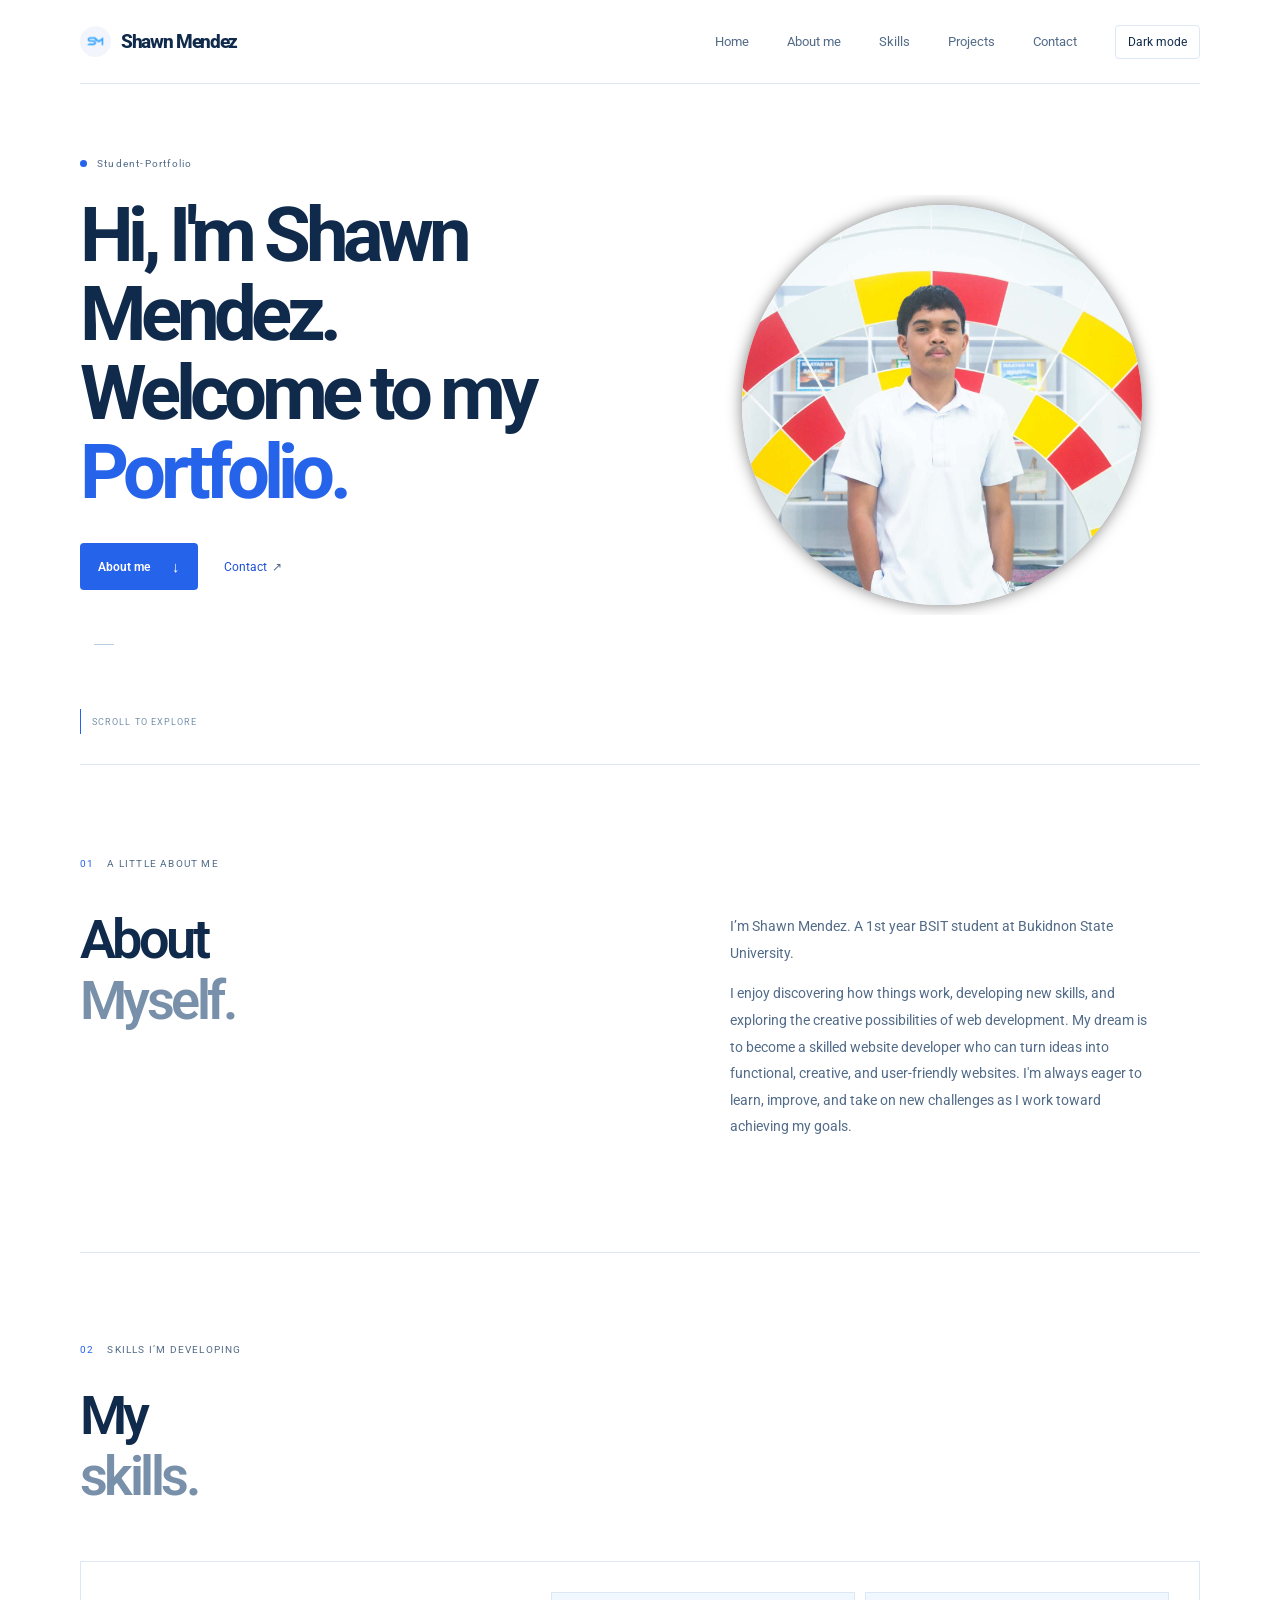
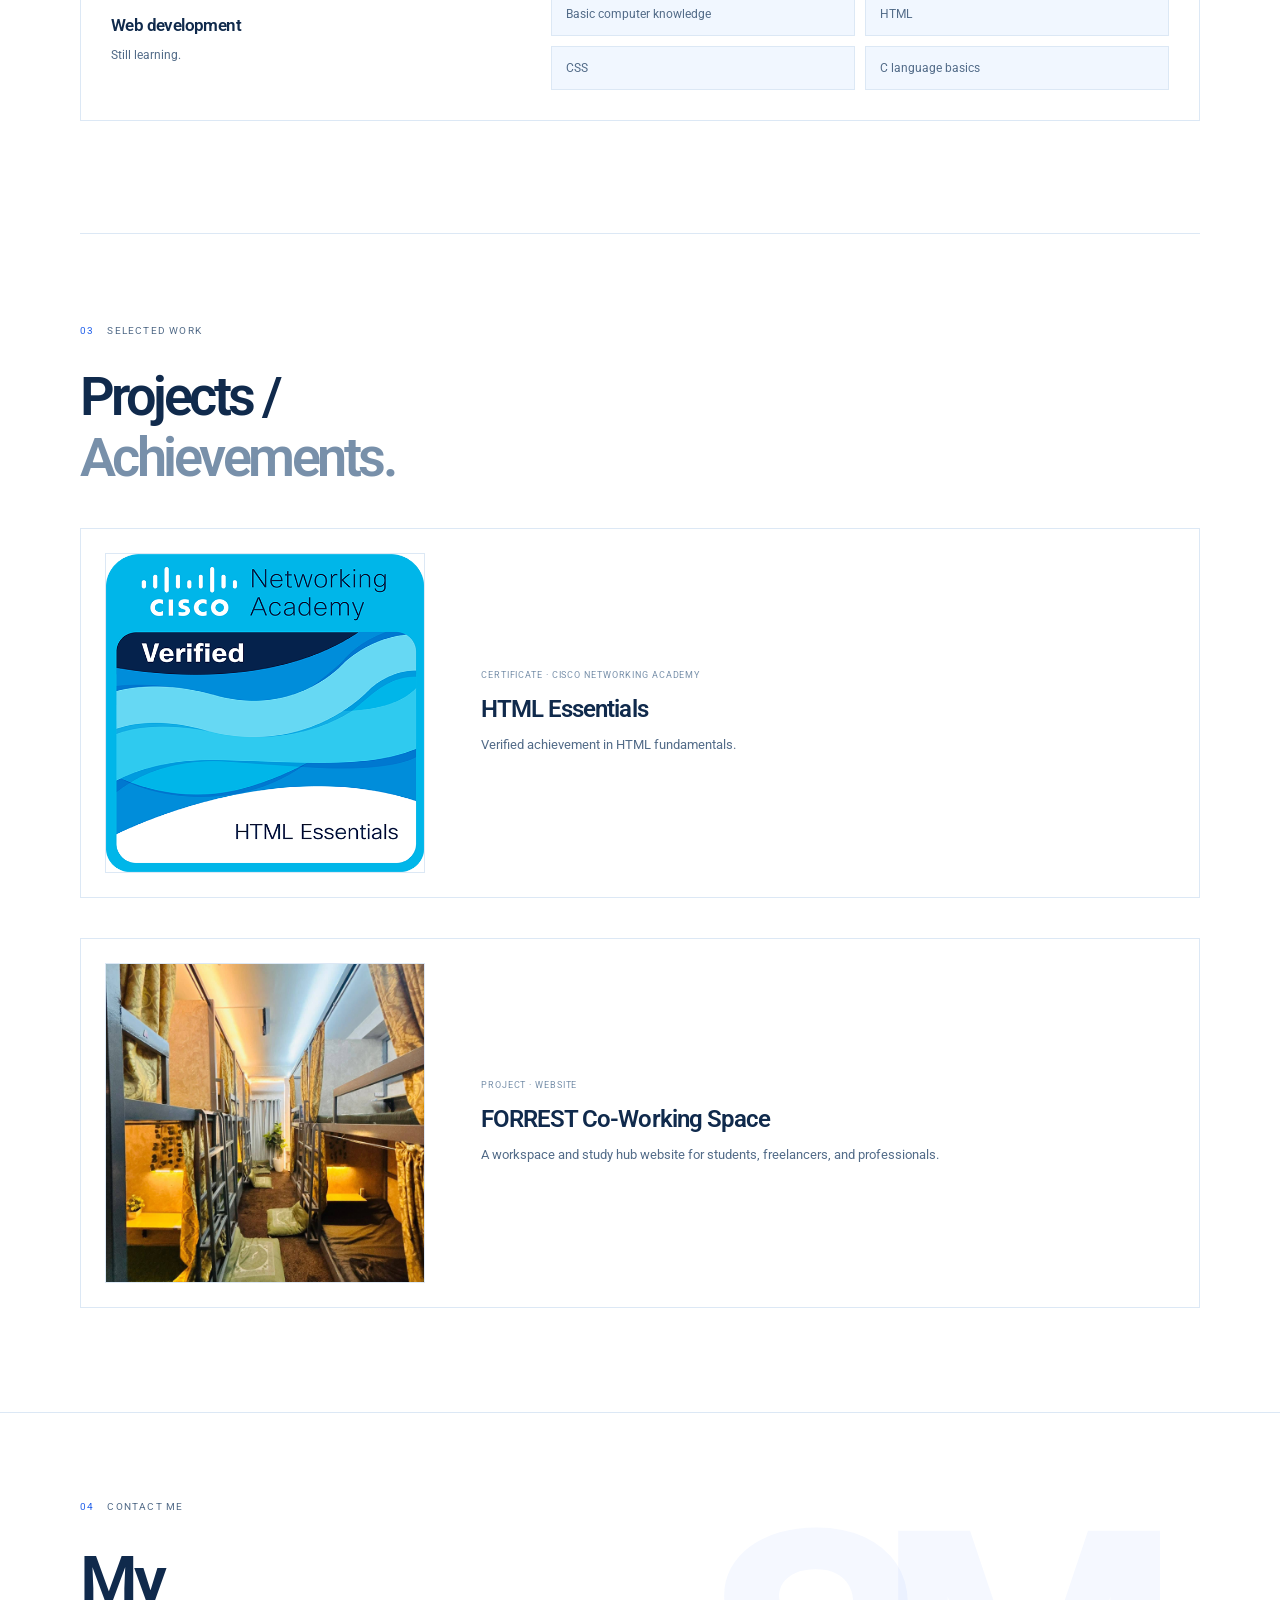
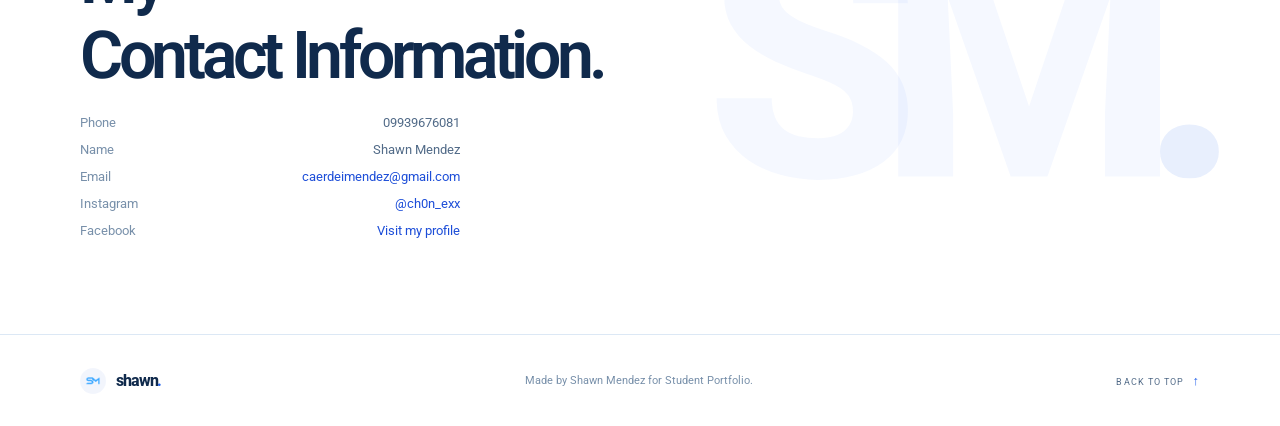
<file: index.html>
<!DOCTYPE html>
<html lang="en">
<head>
    <meta charset="UTF-8">
    <meta name="viewport" content="width=device-width, initial-scale=1.0">
    <meta name="theme-color" content="#ffffff">
    <meta name="description" content="The portfolio of Shawn Mendez, a student learning and building for the web.">
    <title>Shawn Mendez — Student &amp; Creative Developer</title>
    <link rel="icon" href="./assets/favicon.ico">
    <link rel="preconnect" href="https://fonts.googleapis.com">
    <link rel="preconnect" href="https://fonts.gstatic.com" crossorigin>
    <link href="https://fonts.googleapis.com/css2?family=Roboto:wght@400;500;600;700;800&display=swap" rel="stylesheet">
    <script>
        if (localStorage.getItem("portfolio-theme") === "dark") {
            document.documentElement.dataset.theme = "dark";          
        }
    </script>
    <link rel="stylesheet" href="style.css">
</head>
<body>
    <header class="site-header">
        <a class="brand" href="#home" aria-label="Shawn Mendez, home">
            <img src="./assets/logo.jpg" alt="" class="brand-mark">
            <span>Shawn Mendez<span class="brand-dot"></span></span>
        </a>
        <nav class="site-nav" aria-label="Main navigation">
            <a href="#home">Home</a>
            <a href="#about">About me</a>
            <a href="#skills">Skills</a>
            <a href="#projects">Projects</a>
            <a href="#contact">Contact</a>
            <button class="theme-toggle" type="button" aria-label="Switch to dark mode" aria-pressed="false">Dark mode</button>
        </nav>
    </header>

    <main>
        <section class="hero page-width" id="home">
            <div class="hero-copy">
                <p class="eyebrow"><span class="status-dot"></span> Student-Portfolio</p>
                <h1>Hi, I'm Shawn Mendez.<br>Welcome to my<br><span class="accent-text">Portfolio<span class="period">.</span></span></h1>
                <p class="hero-description"> </p>
                <div class="hero-actions">
                    <a class="button button-primary" href="#about">About me<span aria-hidden="true">↓</span></a>
                    <a class="text-link" href="#contact">Contact<span aria-hidden="true">↗</span></a>
                </div>
                <div class="hero-meta">
                    <span></span>  
                    <span class="meta-divider"></span>
                    <span></span>
                </div>
            </div>
            <div class="hero-art" aria-label="Shawn Mendez initials logo">
                <div class="art-grid"></div>
                <div class="orbit orbit-one"></div>
                <div class="orbit orbit-two"></div>
                <div class="art-glow"></div>
                <img class="hero-logo" src="image1.jpg" alt="SM initials">
                
            </div>
            <a class="scroll-cue" href="#about"><span></span> SCROLL TO EXPLORE</a>
        </section>

        <section class="about section page-width" id="about">
            <div class="section-label"><span>01</span> A LITTLE ABOUT ME</div>
            <div class="about-content">
                <h2>About<br><span class="muted-text">Myself.</span></h2>
                <div class="about-copy">
                    <p>I’m Shawn Mendez. A 1st year BSIT student at Bukidnon State University. </p>
                    <p> I enjoy discovering how things work, developing new skills, and exploring the creative possibilities of web development. My dream is to become a skilled website developer who can turn ideas into functional, creative, and user-friendly websites. I'm always eager to learn, improve, and take on new challenges as I work toward achieving my goals. </p>
                   
                </div>
            </div>
        </section>

        <section class="focus section page-width" id="skills">
            <div class="section-heading">
                <div>
                    <div class="section-label"><span>02</span> SKILLS I’M DEVELOPING</div>
                    <h2>My<br><span class="muted-text">skills.</span></h2>
                </div>
                
            </div>
            <div class="focus-grid">
                <article class="focus-card skills-card">
                    <div class="skills-card-heading">
                          <h3>Web development</h3>
                        <p>Still learning.</p>
                    </div>
                    <ul class="skills-list">
                        <li>Basic computer knowledge</li>
                        <li>HTML</li>
                        <li>CSS</li>
                        <li>C language basics</li>
                    </ul>
                </article>
            </div>
        </section>

        <section class="projects section page-width" id="projects">
            <div class="section-heading">
                <div>
                    <div class="section-label"><span>03</span> SELECTED WORK</div>
                    <h2>Projects /<br><span class="muted-text">Achievements.</span></h2>
                </div>
                 
            </div>
            <article class="achievement-card">
                <img class="achievement-image" src="./html-essentials.png" alt="Cisco Networking Academy Verified HTML Essentials certificate">
                <div class="achievement-copy">
                     <p class="achievement-label">CERTIFICATE · CISCO NETWORKING ACADEMY</p>
                    <h3>HTML Essentials</h3>
                    <p>Verified achievement in HTML fundamentals.</p>
                </div>
            </article>
            <a class="achievement-card" href="./Forrest/index.html" target="_blank" rel="noopener noreferrer" aria-label="Open the Forrest Co-Working Space project">
                <img class="achievement-image" src="./Forrest/forpic10.jpg" alt="Forrest Co-Working Space">
                <div class="achievement-copy">
                    <p class="achievement-label">PROJECT · WEBSITE</p>
                    <h3>FORREST Co-Working Space</h3>
                    <p>A workspace and study hub website for students, freelancers, and professionals.</p>
                </div>
            </a>
        </section>

        <section class="contact-section" id="contact">
            <div class="contact-inner page-width">
                <div class="section-label"><span>04</span> CONTACT ME</div>
                <h2>My<br>Contact Information.</h2>
                <ul class="contact-list">
                    <li><span>Phone</span><span>09939676081</span></li>
                    <li><span>Name</span><span>Shawn Mendez</span></li>
                    <li><span>Email</span><a href="mailto:caerdeimendez@gmail.com">caerdeimendez@gmail.com</a></li>
                    <li><span>Instagram</span><a href="https://www.instagram.com/ch0n_exx?cplk=ZWl3bm01bzJY3Vt" target="_blank" rel="noopener noreferrer">@ch0n_exx</a></li>
                    <li><span>Facebook</span><a href="https://facebook.com/profile.php?id=61590667835389" target="_blank" rel="noopener noreferrer">Visit my profile</a></li>
                </ul>
            </div>
            <div class="contact-decoration" aria-hidden="true">SM<span>.</span></div>
        </section>
    </main>

    <footer class="site-footer page-width">
        <a class="brand footer-brand" href="#home">
            <img src="./assets/logo.jpg" alt="" class="brand-mark">
            <span>shawn<span class="brand-dot">.</span></span>
        </a>
        <p>Made by Shawn Mendez for Student Portfolio.</p>
        <a class="back-top" href="#home">BACK TO TOP <span aria-hidden="true">↑</span></a>
    </footer>
    <script>
        const themeToggle = document.querySelector(".theme-toggle");
        const themeColor = document.querySelector('meta[name="theme-color"]');

        function setTheme(theme) {
            const isDark = theme === "dark";
            document.documentElement.dataset.theme = isDark ? "dark" : "light";
            themeToggle.textContent = isDark ? "Light mode" : "Dark mode";
            themeToggle.setAttribute("aria-label", `Switch to ${isDark ? "light" : "dark"} mode`);
            themeToggle.setAttribute("aria-pressed", String(isDark));
            themeColor.content = isDark ? "#080d18" : "#ffffff";
            localStorage.setItem("portfolio-theme", isDark ? "dark" : "light");
        }

        setTheme(document.documentElement.dataset.theme === "dark" ? "dark" : "light");
        themeToggle.addEventListener("click", () => {
            setTheme(document.documentElement.dataset.theme === "dark" ? "light" : "dark");
        });
    </script>
</body>
</html>
</file>
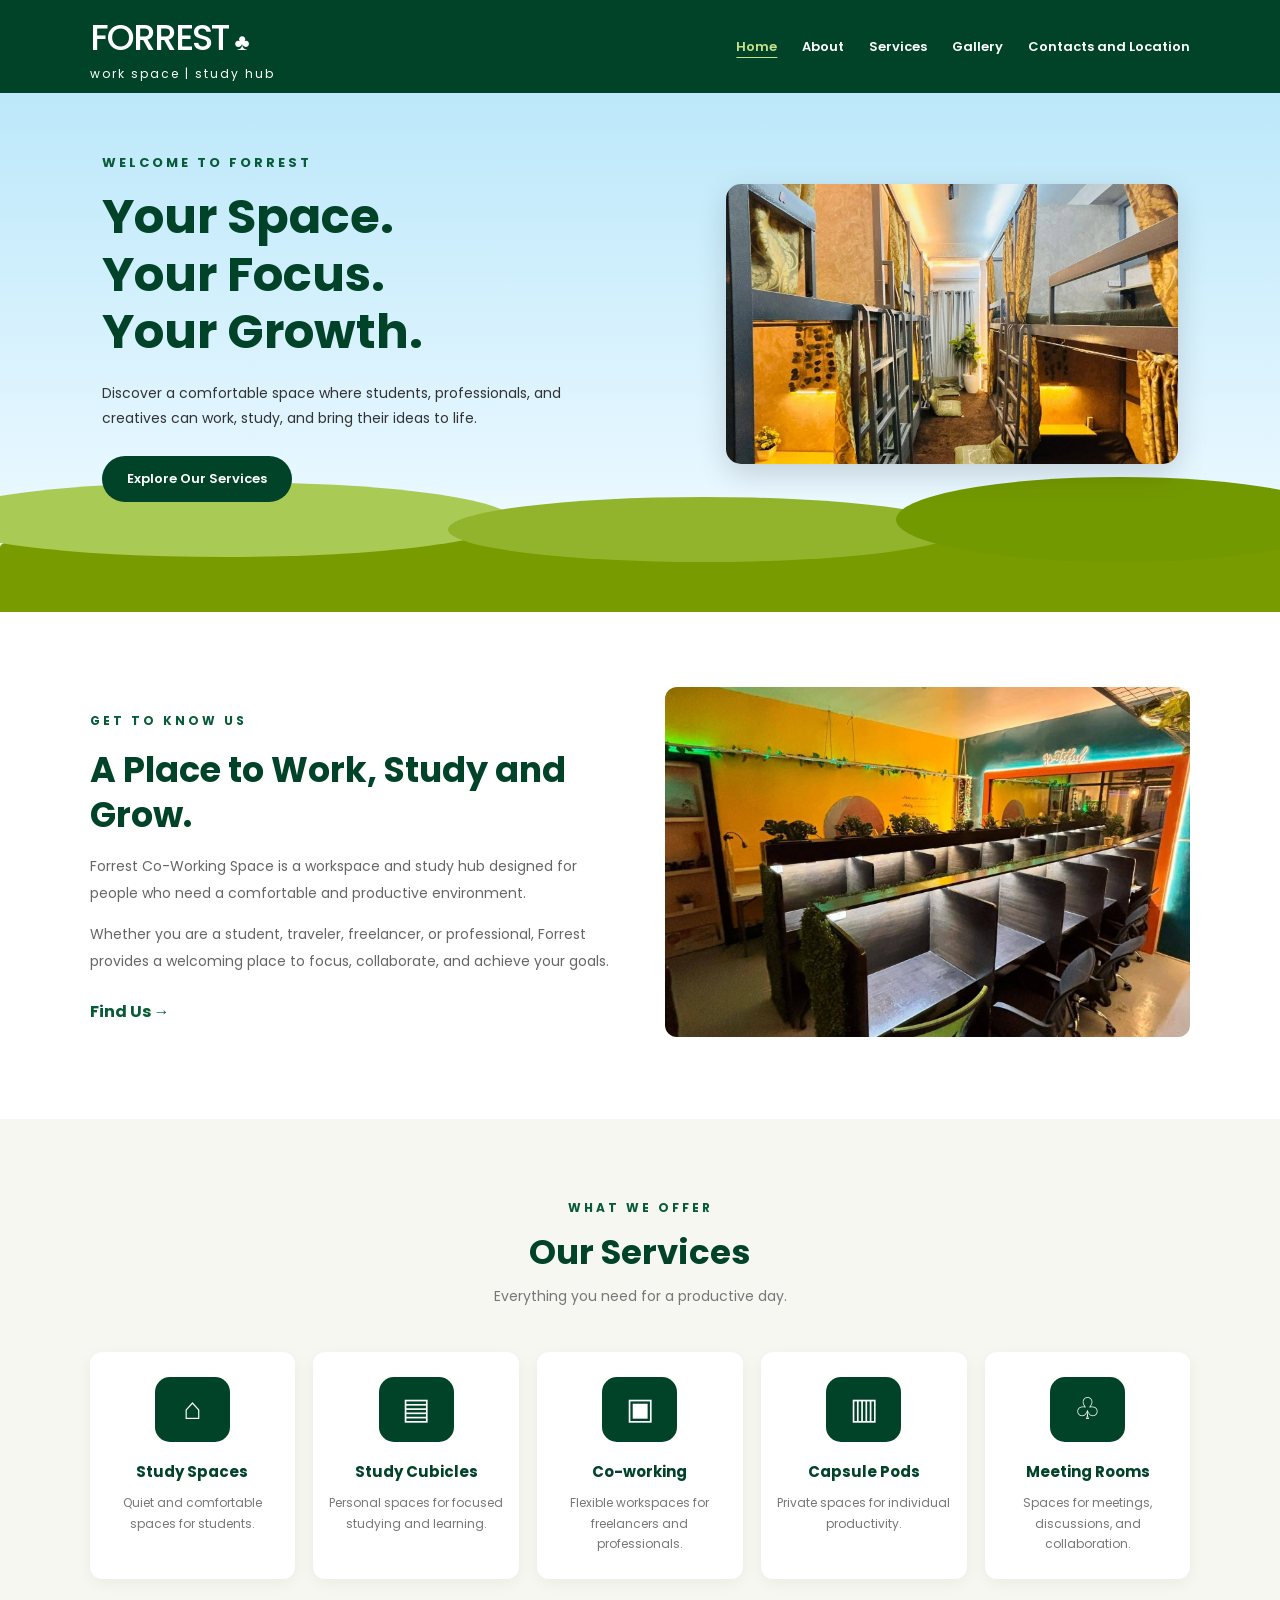
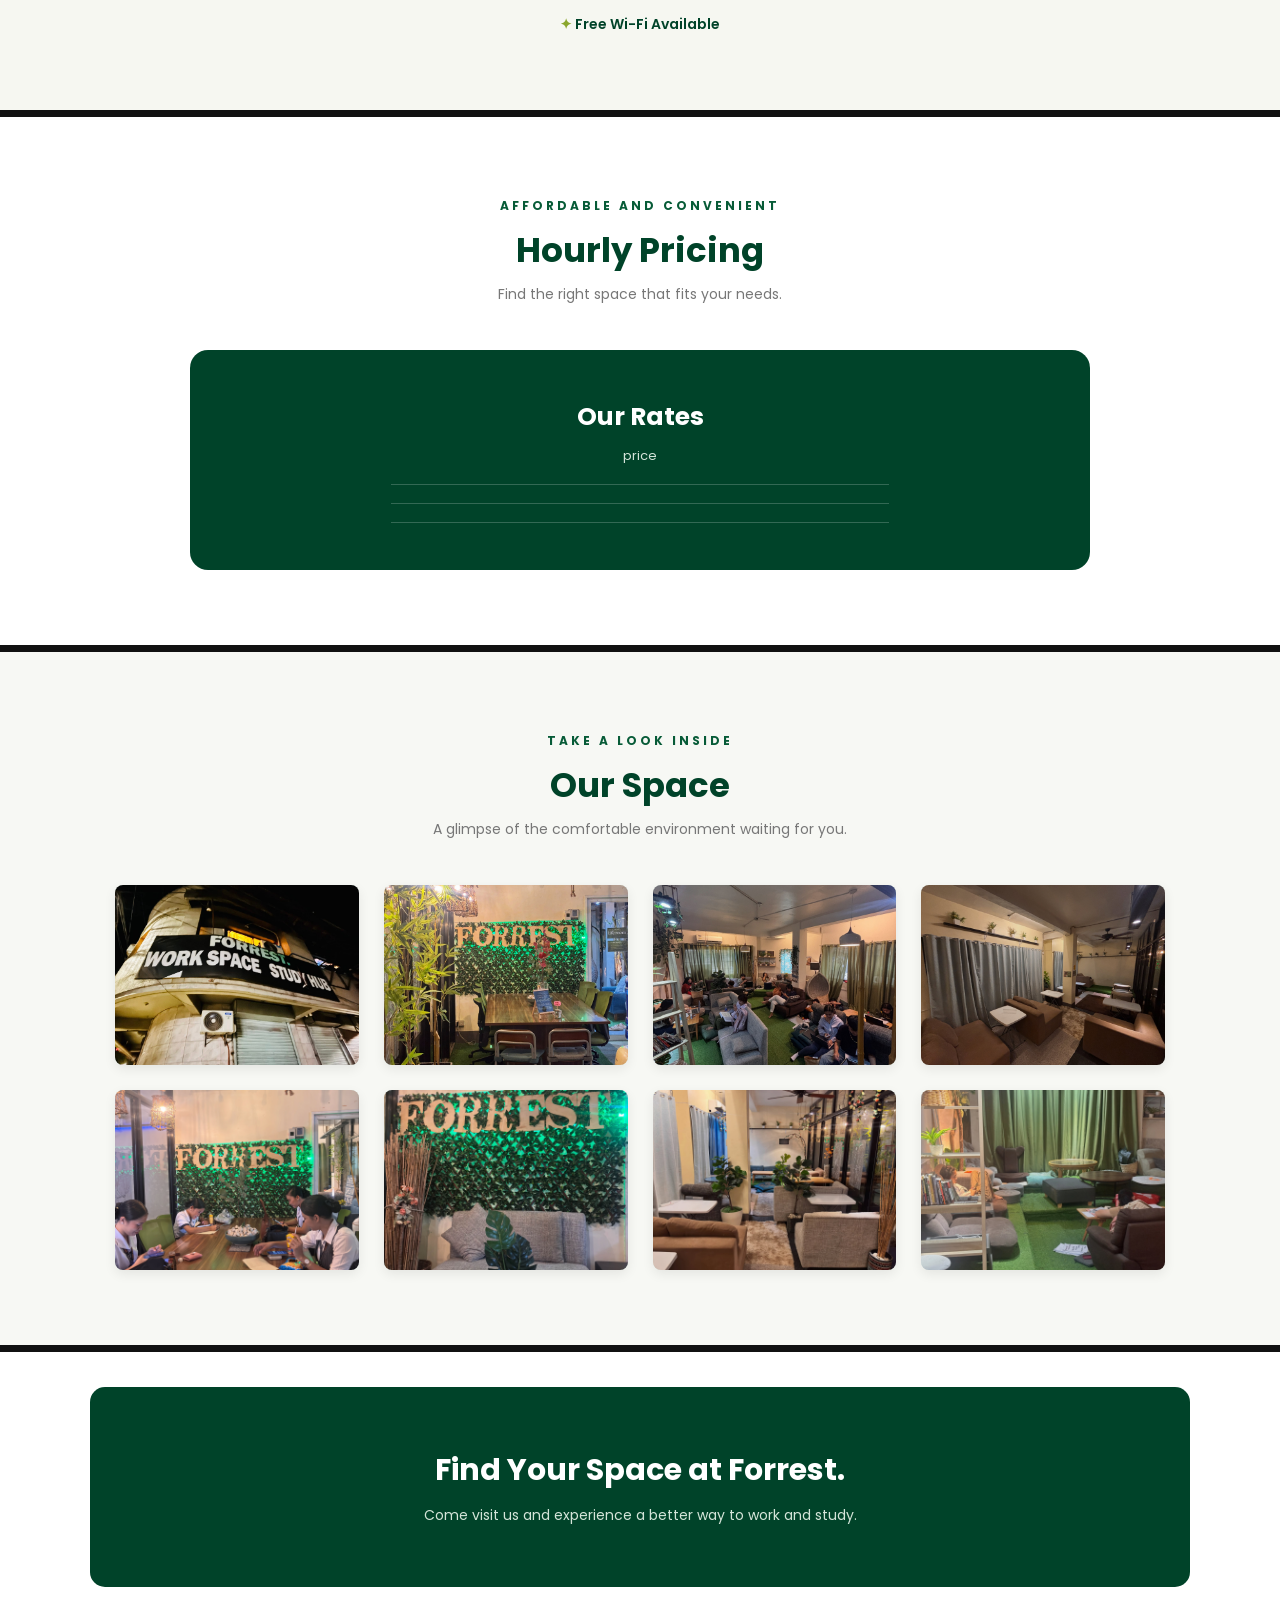
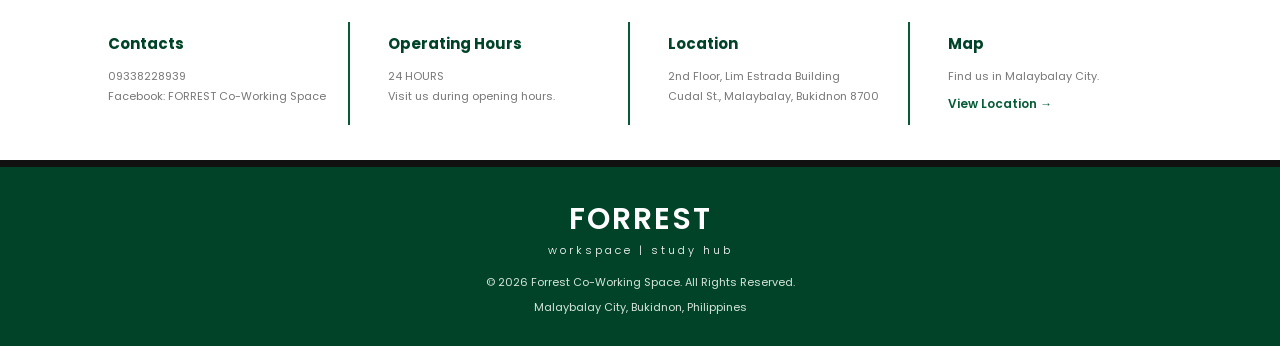
<file: Forrest/index.html>
<!DOCTYPE html>
<html lang="en">
<head>
    <meta charset="UTF-8">
    <meta name="viewport" content="width=device-width, initial-scale=1.0">
    <title>Forrest | Workspace & Study Hub</title>

    <link rel="stylesheet" href="style.css">

    <!-- Google Fonts -->
    <link href="https://fonts.googleapis.com/css2?family=Poppins:wght@300;400;500;600;700;800&display=swap" rel="stylesheet">
</head>

<body>

    <!-- HEADER / NAVIGATION -->
    <header class="header">
        <div class="logo">
            <h1>FORREST <span>♣</span></h1>
            <p>work space | study hub</p>
        </div>

        <nav class="navbar">
            <a href="#home" class="active">Home</a>
            <a href="#about">About</a>
            <a href="#services">Services</a>
            <a href="#gallery">Gallery</a>
            <a href="#contact">Contacts and Location</a>
        </nav>
    </header>


    <!-- HERO SECTION -->
    <section class="hero" id="home">

        <div class="hero-content">
            <p class="hero-label">WELCOME TO FORREST</p>

            <h2>
                Your Space.<br>
                Your Focus.<br>
                Your Growth.
            </h2>

            <p class="hero-description">
                Discover a comfortable space where students,
                professionals, and creatives can work, study,
                and bring their ideas to life.
            </p>

            <a href="#services" class="hero-button">Explore Our Services</a>
        </div>

        <div class="hero-image">
            <img src="forpic10.jpg"
                 alt="Modern co-working space">
        </div>

        <!-- Decorative landscape -->
        <div class="landscape">
            <div class="hill hill-one"></div>
            <div class="hill hill-two"></div>
            <div class="hill hill-three"></div>
        </div>

    </section>


    <!-- ABOUT SECTION -->
    <section class="about" id="about">

        <div class="about-text">
            <span class="small-heading">GET TO KNOW US</span>

            <h2>A Place to Work, Study and Grow.</h2>

            <p>
                Forrest Co-Working Space is a workspace and study hub
                designed for people who need a comfortable and
                productive environment.
            </p>

            <p>
                Whether you are a student, traveler, freelancer,
                or professional, Forrest provides a welcoming
                place to focus, collaborate, and achieve your goals.
            </p>

            <a href="#contact" class="text-link">Find Us →</a>
        </div>

        <div class="about-image">
            <img src="forpic9.jpg"
                 alt="Forrest workspace interior">
        </div>

    </section>


    <!-- SERVICES SECTION -->
    <section class="services" id="services">

        <div class="section-heading">
            <span class="small-heading">WHAT WE OFFER</span>
            <h2>Our Services</h2>
            <p>Everything you need for a productive day.</p>
        </div>

        <div class="service-container">

            <div class="service-card">
                <div class="service-icon">⌂</div>
                <h3>Study Spaces</h3>
                <p>Quiet and comfortable spaces for students.</p>
            </div>

            <div class="service-card">
                <div class="service-icon">▤</div>
                <h3>Study Cubicles</h3>
                <p>Personal spaces for focused studying and learning.</p>
            </div>

            <div class="service-card">
                <div class="service-icon">▣</div>
                <h3>Co-working</h3>
                <p>Flexible workspaces for freelancers and professionals.</p>
            </div>

            <div class="service-card">
                <div class="service-icon">▥</div>
                <h3>Capsule Pods</h3>
                <p>Private spaces for individual productivity.</p>
            </div>

            <div class="service-card">
                <div class="service-icon">♧</div>
                <h3>Meeting Rooms</h3>
                <p>Spaces for meetings, discussions, and collaboration.</p>
            </div>

        </div>

        <div class="wifi-note">
            <span>✦</span> Free Wi-Fi Available
        </div>

    </section>


    <!-- PRICING SECTION -->
    <section class="pricing" id="pricing">

        <div class="section-heading">
            <span class="small-heading">AFFORDABLE AND CONVENIENT</span>
            <h2>Hourly Pricing</h2>
            <p>Find the right space that fits your needs.</p>
        </div>

        <div class="pricing-container">

            <div class="pricing-placeholder">
                <h3>Our Rates</h3>
                <p>price</p>

                <div class="price-line"></div>
                <div class="price-line"></div>
                <div class="price-line"></div>
            </div>

        </div>

    </section>


    <!-- GALLERY SECTION -->
    <section class="gallery" id="gallery">

        <div class="section-heading">
            <span class="small-heading">TAKE A LOOK INSIDE</span>
            <h2>Our Space</h2>
            <p>A glimpse of the comfortable environment waiting for you.</p>
        </div>

        <div class="gallery-container">

            <div class="gallery-item">
                <img src="forpic6.jpg" alt="Workspace 1">
            </div>

            <div class="gallery-item">
                <img src="forpic5.jpg" alt="Workspace 2">
            </div>

            <div class="gallery-item">
                <img src="forpic4.jpg" alt="Workspace 3">
            </div>

            <div class="gallery-item">
                <img src="forpic3.jpg" alt="Workspace 4">
            </div>

            <div class="gallery-item">
                <img src="forpic2.jpg" alt="Workspace 5">
            </div>

            <div class="gallery-item">
                <img src="forpic1.jpg" alt="Workspace 6">
            </div>

            <div class="gallery-item">
                <img src="forpic7.jpg" alt="Workspace 7">
            </div>

            <div class="gallery-item">
                <img src="forpic8.jpg" alt="Workspace 8">
            </div>

        </div>

    </section>


    <!-- CONTACT SECTION -->
    <section class="contact" id="contact">

        <div class="contact-banner">
            <h2>Find Your Space at Forrest.</h2>
            <p>Come visit us and experience a better way to work and study.</p>
        </div>

        <div class="contact-container">

            <div class="contact-item">
                <h3>Contacts</h3>
                <p>09338228939</p>
                <p>Facebook: FORREST Co-Working Space</p>
            </div>

            <div class="contact-item">
                <h3>Operating Hours</h3>
                <p>24 HOURS</p>
                <p>Visit us during opening hours.</p>
            </div>

            <div class="contact-item">
                <h3>Location</h3>
                <p>2nd Floor, Lim Estrada Building</p>
                <p>Cudal St., Malaybalay, Bukidnon 8700</p>
            </div>

            <div class="contact-item">
                <h3>Map</h3>
                <p>Find us in Malaybalay City.</p>
                <a href="https://www.google.com/maps/search/?api=1&query=Lim+Estrada+Building+Cudal+Street+Malaybalay+Bukidnon"
                   target="_blank">View Location →</a>
            </div>

        </div>

    </section>


    <!-- FOOTER -->
    <footer class="footer">

        <div class="footer-logo">
            FORREST
            <p>workspace | study hub</p>
        </div>

        <p>© 2026 Forrest Co-Working Space. All Rights Reserved.</p>

        <p>Malaybalay City, Bukidnon, Philippines</p>

    </footer>

</body>
</html>
</file>
<file: style.css>
:root {
    color-scheme: light;
    --background: #ffffff;
    --text: #102a4c;
    --muted: #526b88;
    --subtle: #7890aa;
    --line: #dce8f5;
    --button-background: #2563eb;
    --button-hover: #1d4ed8;
    --button-text: #fff;
    --link-text: #1d4ed8;
    --divider: #b8cce3;
    --icon-background: #f1f7ff;
    --icon-border: #c9dcf2;
    --card-hover: #60a5fa;
    --decoration: rgba(37, 99, 235, 0.045);
    --decoration-accent: rgba(37, 99, 235, 0.1);
    --accent: #2563eb;
    --mono: "Roboto", sans-serif;
    --sans: "Roboto", sans-serif;
    --display: "Roboto", sans-serif;
}

:root[data-theme="dark"] {
    color-scheme: dark;
    --background: #080d18;
    --text: #f3f6fc;
    --muted: #a7b2c5;
    --subtle: #77849a;
    --line: #202c40;
    --button-background: #2563eb;
    --button-hover: #3b82f6;
    --button-text: #fff;
    --link-text: #dbeafe;
    --divider: #35445c;
    --icon-background: #111c30;
    --icon-border: #2b4267;
    --card-hover: #3b82f6;
    --decoration: rgba(147, 181, 255, 0.045);
    --decoration-accent: rgba(96, 165, 250, 0.12);
    --accent: #60a5fa;
}

* {
    margin: 0;
    padding: 0;
    box-sizing: border-box;
}

html {
    scroll-behavior: smooth;
    scroll-padding-top: 88px;
}

body {
    min-width: 320px;
    background: var(--background);
    color: var(--text);
    font-family: var(--sans);
    -webkit-font-smoothing: antialiased;
}

a {
    color: inherit;
    text-decoration: none;
}

a:focus-visible {
    outline: 2px solid var(--text);
    outline-offset: 5px;
}

.page-width,
.site-header {
    width: min(1120px, calc(100% - 96px));
    margin-inline: auto;
}

.site-header {
    position: sticky;
    top: 0;
    z-index: 10;
    height: 84px;
    display: flex;
    align-items: center;
    justify-content: space-between;
    background: var(--background);
    border-bottom: 1px solid var(--line);
}

.brand {
    display: inline-flex;
    align-items: center;
    gap: 10px;
    font-family: var(--display);
    font-size: 19px;
    font-weight: 800;
    letter-spacing: -0.07em;
}

.brand-mark {
    width: 31px;
    height: 31px;
    border-radius: 50%;
    object-fit: cover;
    filter: invert(1) hue-rotate(180deg);
}

.brand-dot,
.period {
    color: var(--accent);
}

.site-nav {
    display: flex;
    align-items: center;
    gap: 38px;
    color: var(--muted);
    font-size: 13px;
}

.theme-toggle {
    padding: 9px 12px;
    border: 1px solid var(--line);
    border-radius: 4px;
    background: transparent;
    color: var(--text);
    font: inherit;
    font-size: 12px;
    cursor: pointer;
    white-space: nowrap;
}

.theme-toggle:hover {
    background: var(--icon-background);
}

.theme-toggle:focus-visible {
    outline: 2px solid var(--text);
    outline-offset: 3px;
}

.site-nav a,
.text-link,
.inline-link,
.back-top {
    transition: color 180ms ease;
}

.site-nav a:hover,
.text-link:hover,
.inline-link:hover,
.back-top:hover {
    color: var(--text);
}

.text-link span,
.inline-link span {
    margin-left: 5px;
    color: var(--muted);
}

.hero {
    min-height: 646px;
    position: relative;
    display: grid;
    grid-template-columns: 1.08fr 0.92fr;
    align-items: center;
    padding-block: 74px 112px;
}

.hero-copy {
    position: relative;
    z-index: 1;
    padding-bottom: 7px;
}

.eyebrow,
.section-label,
.hero-meta,
.art-caption,
.art-index,
.scroll-cue,
.card-number,
.card-tag,
.back-top {
    font-family: var(--mono);
    font-size: 10px;
    letter-spacing: 0.12em;
}

.eyebrow {
    display: flex;
    align-items: center;
    gap: 10px;
    margin-bottom: 27px;
    color: var(--muted);
}

.status-dot {
    width: 7px;
    height: 7px;
    border-radius: 50%;
    background: var(--accent);
}

h1,
h2,
h3 {
    font-family: var(--display);
}

.hero h1 {
    font-size: clamp(52px, 6vw, 76px);
    font-weight: 700;
    line-height: 1.04;
    letter-spacing: -0.075em;
}

.accent-text {
    color: var(--accent);
}

.hero-description {
    max-width: 430px;
    margin-top: 25px;
    color: var(--muted);
    font-size: 15px;
    line-height: 1.85;
}

.hero-actions {
    display: flex;
    align-items: center;
    gap: 26px;
    margin-top: 31px;
}

.button {
    display: inline-flex;
    align-items: center;
    justify-content: center;
    gap: 22px;
    min-height: 47px;
    padding: 0 18px;
    border-radius: 4px;
    font-size: 12px;
    font-weight: 600;
    transition: transform 180ms ease, background 180ms ease;
}

.button:hover {
    transform: translateY(-2px);
}

.button-primary {
    background: var(--button-background);
    color: var(--button-text);
}

.button-primary:hover {
    background: var(--button-hover);
}

.button span {
    font-size: 15px;
}

.text-link,
.inline-link {
    color: var(--link-text);
    font-size: 12px;
}

.hero-meta {
    display: flex;
    align-items: center;
    gap: 14px;
    margin-top: 54px;
    color: var(--subtle);
    font-size: 9px;
}

.meta-divider {
    width: 20px;
    height: 1px;
    background: var(--divider);
}

.hero-art {
    min-height: 420px;
    position: relative;
    display: grid;
    place-items: center;
    overflow: hidden;
}

.art-grid {
    display: none;
    position: absolute;
    inset: 30px 0;
    opacity: 0.2;
    background-image: linear-gradient(rgba(0, 0, 0, 0.08) 1px, transparent 1px), linear-gradient(90deg, rgba(0, 0, 0, 0.08) 1px, transparent 1px);
    background-size: 36px 36px;
    mask-image: radial-gradient(ellipse at center, black 10%, transparent 72%);
}

.art-glow {
    display: none;
    width: 240px;
    height: 240px;
    position: absolute;
    border-radius: 50%;
    background: rgba(0, 0, 0, 0.07);
    filter: blur(90px);
}

.hero-logo {
    width: min(100%, 400px);
    position: relative;
    z-index: 1;
    border-radius: 50%;
  
    box-shadow: 0 0px 15px rgba(0, 0, 0, 0.5);
}

:root[data-theme="dark"] .brand-mark {
    filter: none;
}

.orbit {
    position: absolute;
    border: 1px solid rgba(0, 0, 0, 0.1);
    border-radius: 50%;
}

.orbit-one {
    width: 375px;
    height: 375px;
}

.orbit {
    display: none;
}

.art-caption {
    position: absolute;
    right: 4px;
    bottom: 24px;
    display: flex;
    align-items: center;
    gap: 10px;
    color: var(--muted);
    font-size: 9px;
}

.caption-line {
    width: 23px;
    height: 1px;
    background: var(--accent);
}

.art-index {
    position: absolute;
    bottom: 24px;
    left: 3px;
    color: var(--subtle);
}

.scroll-cue {
    position: absolute;
    bottom: 30px;
    left: 0;
    display: flex;
    align-items: center;
    gap: 11px;
    color: var(--subtle);
    font-size: 9px;
}

.scroll-cue span {
    width: 1px;
    height: 25px;
    background: var(--accent);
}

.section {
    border-top: 1px solid var(--line);
}

.about {
    padding-block: 93px 112px;
}

.section-label {
    display: flex;
    align-items: center;
    gap: 13px;
    color: var(--muted);
}

.section-label > span {
    color: var(--accent);
}

.about-content {
    display: grid;
    grid-template-columns: 1.1fr 0.9fr;
    gap: 75px;
    margin-top: 40px;
}

.about h2,
.section-heading h2,
.contact-inner h2 {
    font-size: clamp(38px, 4.4vw, 54px);
    font-weight: 600;
    line-height: 1.13;
    letter-spacing: -0.065em;
}

.muted-text {
    color: var(--subtle);
}

.about-copy {
    max-width: 430px;
    padding-top: 4px;
}

.about-copy p,
.section-note,
.contact-inner > p {
    color: var(--muted);
    font-size: 14px;
    line-height: 1.9;
}

.about-copy p + p {
    margin-top: 14px;
}

.inline-link {
    display: inline-block;
    margin-top: 24px;
    color: var(--link-text);
}

.focus {
    padding-block: 91px 112px;
}

.projects {
    padding-block: 91px 104px;
}

.achievement-card {
    display: grid;
    grid-template-columns: minmax(0, 320px) 1fr;
    align-items: center;
    gap: 32px;
    margin-top: 40px;
    padding: 24px;
    border: 1px solid var(--line);
    background: var(--background);
    color: inherit;
    text-decoration: none;
    transition: border-color 180ms ease, transform 180ms ease;
}

a.achievement-card:hover {
    border-color: var(--accent);
    transform: translateY(-4px);
}

.achievement-image {
    display: block;
    width: 100%;
    border: 1px solid var(--line);
}

.achievement-copy {
    position: relative;
    padding: 24px;
}

.achievement-label {
    margin-bottom: 15px;
    color: var(--subtle);
    font-family: var(--mono);
    font-size: 9px;
    letter-spacing: 0.1em;
}

.achievement-copy h3 {
    margin-bottom: 10px;
    font-size: 24px;
    font-weight: 600;
    letter-spacing: -0.04em;
}

.achievement-copy > p:last-child {
    color: var(--muted);
    font-size: 13px;
    line-height: 1.8;
}

.section-heading {
    display: flex;
    align-items: flex-end;
    justify-content: space-between;
    gap: 32px;
}

.section-heading h2 {
    margin-top: 30px;
}

.section-note {
    max-width: 315px;
    padding-bottom: 5px;
}

.focus-grid {
    display: grid;
    grid-template-columns: 1fr;
    gap: 15px;
    margin-top: 54px;
}

.focus-card {
    min-height: 254px;
    position: relative;
    padding: 25px 24px 23px;
    border: 1px solid var(--line);
    background: var(--background);
    transition: border-color 180ms ease, transform 180ms ease;
}

.skills-card {
    min-height: 0;
    display: grid;
    grid-template-columns: minmax(180px, 0.8fr) 1.2fr;
    align-items: center;
    gap: 28px;
    padding: 30px;
}

.focus-card:hover {
    transform: translateY(-4px);
    border-color: var(--card-hover);
}

.card-number {
    position: absolute;
    top: 26px;
    right: 24px;
    color: var(--subtle);
}

.card-icon {
    width: 37px;
    height: 37px;
    display: grid;
    place-items: center;
    margin-bottom: 28px;
    border: 1px solid var(--icon-border);
    border-radius: 5px;
    color: var(--text);
    background: var(--icon-background);
    font-family: var(--mono);
    font-size: 15px;
}

.design-icon {
    font-size: 21px;
}

.growth-icon {
    font-size: 21px;
}

.focus-card h3 {
    margin-bottom: 10px;
    font-size: 17px;
    font-weight: 600;
    letter-spacing: -0.035em;
}

.skills-card-heading p {
    color: var(--muted);
    font-size: 12px;
    line-height: 1.8;
}

.skills-list {
    display: grid;
    grid-template-columns: repeat(2, minmax(0, 1fr));
    gap: 10px;
    margin: 0;
    padding: 0;
    list-style: none;
    color: var(--muted);
    font-size: 12px;
}

.skills-list li {
    padding: 12px 14px;
    border: 1px solid var(--line);
    background: var(--icon-background);
    line-height: 1.5;
}

.skills-list li::marker {
    color: var(--accent);
}

.focus-card p {
    max-width: 280px;
    color: var(--muted);
    font-size: 12px;
    line-height: 1.8;
}

.card-tag {
    display: inline-block;
    margin-top: 21px;
    color: var(--subtle);
    font-size: 8px;
}

.contact-section {
    position: relative;
    overflow: hidden;
    border-top: 1px solid var(--line);
    border-bottom: 1px solid var(--line);
    background: var(--background);
}

.contact-inner {
    position: relative;
    z-index: 1;
    padding-block: 88px 96px;
}

.contact-inner h2 {
    margin-top: 32px;
    font-size: clamp(46px, 5.3vw, 66px);
}

.contact-inner > p {
    max-width: 415px;
    margin-top: 18px;
}

.contact-list {
    display: grid;
    gap: 12px;
    max-width: 380px;
    margin-top: 22px;
    padding: 0;
    list-style: none;
}

.contact-list li {
    display: flex;
    justify-content: space-between;
    gap: 20px;
    color: var(--muted);
    font-size: 13px;
}

.contact-list li > span:first-child {
    color: var(--subtle);
}

.contact-list a {
    color: var(--link-text);
}

.contact-list a:hover {
    color: var(--text);
}

.contact-inner .button {
    margin-top: 27px;
}

.contact-decoration {
    position: absolute;
    top: 47%;
    right: max(calc((100vw - 1120px) / 2), 48px);
    transform: translateY(-50%);
    color: var(--decoration);
    font-family: var(--display);
    font-size: clamp(180px, 27vw, 360px);
    font-weight: 800;
    letter-spacing: -0.12em;
    user-select: none;
}

.contact-decoration span {
    color: var(--decoration-accent);
}

.site-footer {
    min-height: 91px;
    display: flex;
    align-items: center;
    justify-content: space-between;
    gap: 20px;
}

.footer-brand {
    font-size: 16px;
}

.footer-brand .brand-mark {
    width: 26px;
    height: 26px;
}

.site-footer p {
    color: var(--subtle);
    font-size: 11px;
}

.back-top {
    color: var(--muted);
    font-size: 9px;
}

.back-top span {
    margin-left: 5px;
    color: var(--accent);
    font-size: 13px;
}

@media (max-width: 760px) {
    .page-width,
    .site-header {
        width: min(100% - 48px, 560px);
    }

    .site-header {
        height: auto;
        align-items: flex-start;
        flex-direction: column;
        gap: 16px;
        padding-block: 17px;
    }

    .site-nav {
        width: 100%;
        justify-content: space-between;
        gap: 10px;
        font-size: 12px;
    }

    .hero {
        min-height: auto;
        grid-template-columns: 1fr;
        padding-block: 76px 83px;
    }

    .hero h1 {
        font-size: clamp(53px, 11vw, 72px);
    }

    .hero-art {
        min-height: 360px;
        margin-top: 30px;
    }

    .hero-logo {
        width: min(67%, 285px);
    }

    .orbit-one {
        width: 310px;
        height: 310px;
    }

    .orbit-two {
        width: 390px;
        height: 390px;
    }

    .scroll-cue {
        bottom: 22px;
    }

    .about-content {
        grid-template-columns: 1fr;
        gap: 25px;
    }

    .about,
    .focus,
    .projects {
        padding-block: 74px 82px;
    }

    .section-heading {
        align-items: flex-start;
        flex-direction: column;
        gap: 19px;
    }

    .section-heading h2 {
        margin-top: 25px;
    }

    .focus-grid {
        grid-template-columns: 1fr;
        gap: 12px;
        margin-top: 34px;
    }

    .focus-card {
        min-height: 224px;
    }

    .achievement-card {
        grid-template-columns: 1fr;
        gap: 10px;
    }

    .achievement-image {
        width: min(100%, 360px);
        margin-inline: auto;
    }

    .achievement-copy {
        padding: 20px 4px 4px;
    }

    .skills-card {
        min-height: 0;
        grid-template-columns: 1fr;
        gap: 20px;
    }

    .contact-inner {
        padding-block: 74px 82px;
    }

    .contact-decoration {
        right: 12px;
        top: 59%;
    }
}

@media (max-width: 430px) {
    .page-width,
    .site-header {
        width: calc(100% - 36px);
    }

    .site-nav {
        gap: 6px;
        font-size: 10px;
    }

    .hero {
        padding-top: 63px;
    }

    .hero h1 {
        font-size: 50px;
    }

    .hero-description {
        font-size: 14px;
    }

    .hero-meta {
        gap: 8px;
        font-size: 7px;
    }

    .hero-art {
        min-height: 300px;
    }

    .art-caption {
        right: 0;
        font-size: 7px;
    }

    .art-index {
        font-size: 8px;
    }

    .orbit-one {
        width: 260px;
        height: 260px;
    }

    .orbit-two {
        width: 330px;
        height: 330px;
    }

    .about h2,
    .section-heading h2 {
        font-size: 40px;
    }

    .site-footer {
        min-height: 110px;
        flex-wrap: wrap;
        justify-content: space-between;
        padding-block: 20px;
    }

    .site-footer p {
        order: 1;
        width: 100%;
    }
}

@media (prefers-reduced-motion: reduce) {
    *,
    *::before,
    *::after {
        scroll-behavior: auto !important;
        transition-duration: 0.01ms !important;
    }
}
</file>
<file: Forrest/style.css>
/*GENERAL SETTINGS*/

* {
    margin: 0;
    padding: 0;
    box-sizing: border-box;
    scroll-behavior: smooth;
}

body {
    font-family: 'Poppins', sans-serif;
    background: #ffffff;
    color: #222;
}

:root {
    --dark-green: #004329;
    --forest-green: #075b37;
    --light-green: #b7d96a;
    --cream: #f6f7f1;
    --text-color: #333;
}

section {
    padding: 75px 7%;
}

.small-heading {
    color: var(--forest-green);
    font-size: 12px;
    font-weight: 700;
    letter-spacing: 3px;
}


/*HEADER*/

.header {
    background: var(--dark-green);
    min-height: 85px;
    padding: 10px 7%;
    display: flex;
    align-items: center;
    justify-content: space-between;
    position: sticky;
    top: 0;
    z-index: 1000;
}

.logo {
    color: white;
}

.logo h1 {
    font-size: 36px;
    letter-spacing: -2px;
    font-weight: 500;
}

.logo h1 span {
    font-size: 23px;
}

.logo p {
    font-size: 12px;
    letter-spacing: 2px;
    text-align: center;
}

.navbar {
    display: flex;
    align-items: center;
    gap: 25px;
}

.navbar a {
    color: white;
    text-decoration: none;
    font-size: 13px;
    font-weight: 600;
    transition: .3s;
}

.navbar a:hover,
.navbar a.active {
    color: #c5e28a;
    text-decoration: underline;
    text-underline-offset: 6px;
}


/* HERO SECTION */

.hero {
    min-height: 480px;
    background: linear-gradient(
        180deg,
        #bce8fa 0%,
        #e7f7ff 75%,
        #ffffff 100%
    );

    display: flex;
    align-items: center;
    justify-content: space-between;
    padding: 60px 8% 110px;
    position: relative;
    overflow: hidden;
}

.hero-content {
    width: 48%;
    z-index: 2;
}

.hero-label {
    color: var(--forest-green);
    font-size: 13px;
    font-weight: 700;
    letter-spacing: 3px;
    margin-bottom: 15px;
}

.hero-content h2 {
    font-size: 48px;
    line-height: 1.2;
    color: var(--dark-green);
    margin-bottom: 20px;
}

.hero-description {
    max-width: 480px;
    line-height: 1.8;
    color: #333;
    font-size: 14px;
    margin-bottom: 25px;
}

.hero-button {
    display: inline-block;
    background: var(--dark-green);
    color: white;
    padding: 13px 25px;
    border-radius: 25px;
    text-decoration: none;
    font-size: 13px;
    font-weight: 600;
    transition: .3s;
}

.hero-button:hover {
    background: var(--forest-green);
    transform: translateY(-3px);
}

.hero-image {
    width: 42%;
    z-index: 2;
}

.hero-image img {
    width: 100%;
    height: 280px;
    object-fit: cover;
    border-radius: 15px;
    box-shadow: 0 10px 30px rgba(0,0,0,.15);
}

/* Landscape design */

.landscape {
    position: absolute;
    bottom: 0;
    left: 0;
    width: 100%;
    height: 100px;
    background: #789b00;
    border-radius: 50% 50% 0 0 / 35% 35% 0 0;
    z-index: 1;
}

.hill {
    position: absolute;
    border-radius: 50%;
}

.hill-one {
    background: #a9ca54;
    width: 45%;
    height: 75px;
    top: -30px;
    left: -5%;
}

.hill-two {
    background: #91b42c;
    width: 40%;
    height: 65px;
    top: -15px;
    left: 35%;
}

.hill-three {
    background: #739900;
    width: 35%;
    height: 85px;
    top: -35px;
    right: -5%;
}


/* ABOUT SECTION*/

.about {
    display: flex;
    align-items: center;
    justify-content: space-between;
    gap: 50px;
}

.about-text {
    flex: 1;
}

.about-text h2 {
    color: var(--dark-green);
    font-size: 35px;
    margin: 15px 0;
    line-height: 1.3;
}

.about-text p {
    color: #666;
    font-size: 14px;
    line-height: 1.9;
    margin-bottom: 15px;
}

.about-image {
    flex: 1;
}

.about-image img {
    width: 100%;
    height: 350px;
    object-fit: cover;
    border-radius: 12px;
}

.text-link {
    display: inline-block;
    margin-top: 10px;
    color: var(--forest-green);
    font-weight: 700;
    text-decoration: none;
}


/* SECTION HEADINGS */

.section-heading {
    text-align: center;
    margin-bottom: 45px;
}

.section-heading h2 {
    color: var(--dark-green);
    font-size: 34px;
    margin: 8px 0;
}

.section-heading p {
    color: #777;
    font-size: 14px;
}


/*  SERVICES SECTION */

.services {
    background: var(--cream);
}

.service-container {
    display: grid;
    grid-template-columns: repeat(5, 1fr);
    gap: 18px;
}

.service-card {
    text-align: center;
    padding: 25px 12px;
    background: white;
    border-radius: 12px;
    transition: .3s;
    box-shadow: 0 4px 15px rgba(0,0,0,.05);
}

.service-card:hover {
    transform: translateY(-8px);
    box-shadow: 0 10px 25px rgba(0,0,0,.1);
}

.service-icon {
    width: 75px;
    height: 65px;
    background: var(--dark-green);
    color: white;
    margin: 0 auto 18px;
    border-radius: 15px;
    display: flex;
    align-items: center;
    justify-content: center;
    font-size: 30px;
}

.service-card h3 {
    font-size: 15px;
    color: var(--dark-green);
    margin-bottom: 10px;
}

.service-card p {
    color: #777;
    font-size: 12px;
    line-height: 1.7;
}

.wifi-note {
    margin: 35px auto 0;
    text-align: center;
    color: var(--dark-green);
    font-weight: 600;
    font-size: 14px;
}

.wifi-note span {
    color: #8aa62c;
}


/* PRICING SECTION */

.pricing {
    background: white;
    border-top: 7px solid #111;
}

.pricing-container {
    max-width: 900px;
    margin: auto;
}

.pricing-placeholder {
    background: var(--dark-green);
    min-height: 220px;
    border-radius: 18px;
    color: white;
    padding: 35px;
    text-align: center;
    display: flex;
    flex-direction: column;
    justify-content: center;
    align-items: center;
}

.pricing-placeholder h3 {
    font-size: 25px;
    margin-bottom: 10px;
}

.pricing-placeholder p {
    color: #d3e4d9;
    font-size: 13px;
}

.price-line {
    width: 60%;
    height: 1px;
    background: rgba(255,255,255,.2);
    margin-top: 18px;
}


/* GALLERY SECTION */

.gallery {
    background: #f7f8f4;
    border-top: 7px solid #111;
    border-bottom: 7px solid #111;
}

.gallery-container {
    display: grid;
    grid-template-columns: repeat(4, 1fr);
    gap: 25px;
    max-width: 1050px;
    margin: auto;
}

.gallery-item {
    overflow: hidden;
    border-radius: 8px;
    height: 180px;
    background: #dceadf;
    box-shadow: 0 4px 12px rgba(0,0,0,.08);
}

.gallery-item img {
    width: 100%;
    height: 100%;
    object-fit: cover;
    transition: .4s;
}

.gallery-item:hover img {
    transform: scale(1.08);
}


/*  CONTACT SECTION */

.contact {
    padding-top: 35px;
    padding-bottom: 35px;
}

.contact-banner {
    background: var(--dark-green);
    color: white;
    min-height: 200px;
    border-radius: 15px;
    display: flex;
    flex-direction: column;
    justify-content: center;
    align-items: center;
    text-align: center;
    padding: 30px;
    margin-bottom: 35px;
}

.contact-banner h2 {
    font-size: 30px;
    margin-bottom: 12px;
}

.contact-banner p {
    color: #d4e5d9;
    font-size: 14px;
}

.contact-container {
    display: grid;
    grid-template-columns: repeat(4, 1fr);
    gap: 20px;
}

.contact-item {
    padding: 10px 18px;
    border-right: 2px solid var(--forest-green);
}

.contact-item:last-child {
    border-right: none;
}

.contact-item h3 {
    font-size: 15px;
    color: var(--dark-green);
    margin-bottom: 12px;
}

.contact-item p {
    font-size: 11px;
    color: #777;
    line-height: 1.8;
}

.contact-item a {
    display: inline-block;
    margin-top: 8px;
    font-size: 12px;
    color: var(--forest-green);
    font-weight: 600;
    text-decoration: none;
}


/*FOOTER */

.footer {
    background: var(--dark-green);
    color: white;
    text-align: center;
    padding: 30px 15px;
    border-top: 7px solid #111;
}

.footer-logo {
    font-size: 30px;
    font-weight: 600;
    letter-spacing: 2px;
    margin-bottom: 15px;
}

.footer-logo p {
    font-size: 11px;
    font-weight: 300;
    letter-spacing: 3px;
}

.footer > p {
    font-size: 11px;
    color: #d4e5d9;
    margin-top: 8px;
}


/*  RESPONSIVE DESIGN */

@media (max-width: 1000px) {

    .header {
        flex-direction: column;
        gap: 15px;
        padding: 15px;
    }

    .navbar {
        flex-wrap: wrap;
        justify-content: center;
        gap: 15px;
    }

    .service-container {
        grid-template-columns: repeat(3, 1fr);
    }

    .gallery-container {
        grid-template-columns: repeat(2, 1fr);
    }

}

@media (max-width: 700px) {

    section {
        padding: 50px 6%;
    }

    .hero {
        flex-direction: column;
        text-align: center;
        padding: 55px 7% 120px;
    }

    .hero-content {
        width: 100%;
    }

    .hero-content h2 {
        font-size: 36px;
    }

    .hero-image {
        width: 90%;
        margin-top: 30px;
    }

    .hero-image img {
        height: 200px;
    }

    .about {
        flex-direction: column;
    }

    .about-text h2 {
        font-size: 28px;
    }

    .about-image {
        width: 100%;
    }

    .service-container {
        grid-template-columns: repeat(2, 1fr);
    }

    .contact-container {
        grid-template-columns: repeat(2, 1fr);
    }

    .contact-item:nth-child(2) {
        border-right: none;
    }

    .section-heading h2 {
        font-size: 28px;
    }

}

@media (max-width: 450px) {

    .logo h1 {
        font-size: 29px;
    }

    .navbar {
        gap: 12px;
    }

    .navbar a {
        font-size: 11px;
    }

    .service-container {
        grid-template-columns: 1fr 1fr;
        gap: 12px;
    }

    .gallery-container {
        grid-template-columns: 1fr 1fr;
        gap: 12px;
    }

    .gallery-item {
        height: 130px;
    }

    .contact-container {
        grid-template-columns: 1fr 1fr;
    }

    .contact-banner h2 {
        font-size: 23px;
    }

}
</file>
